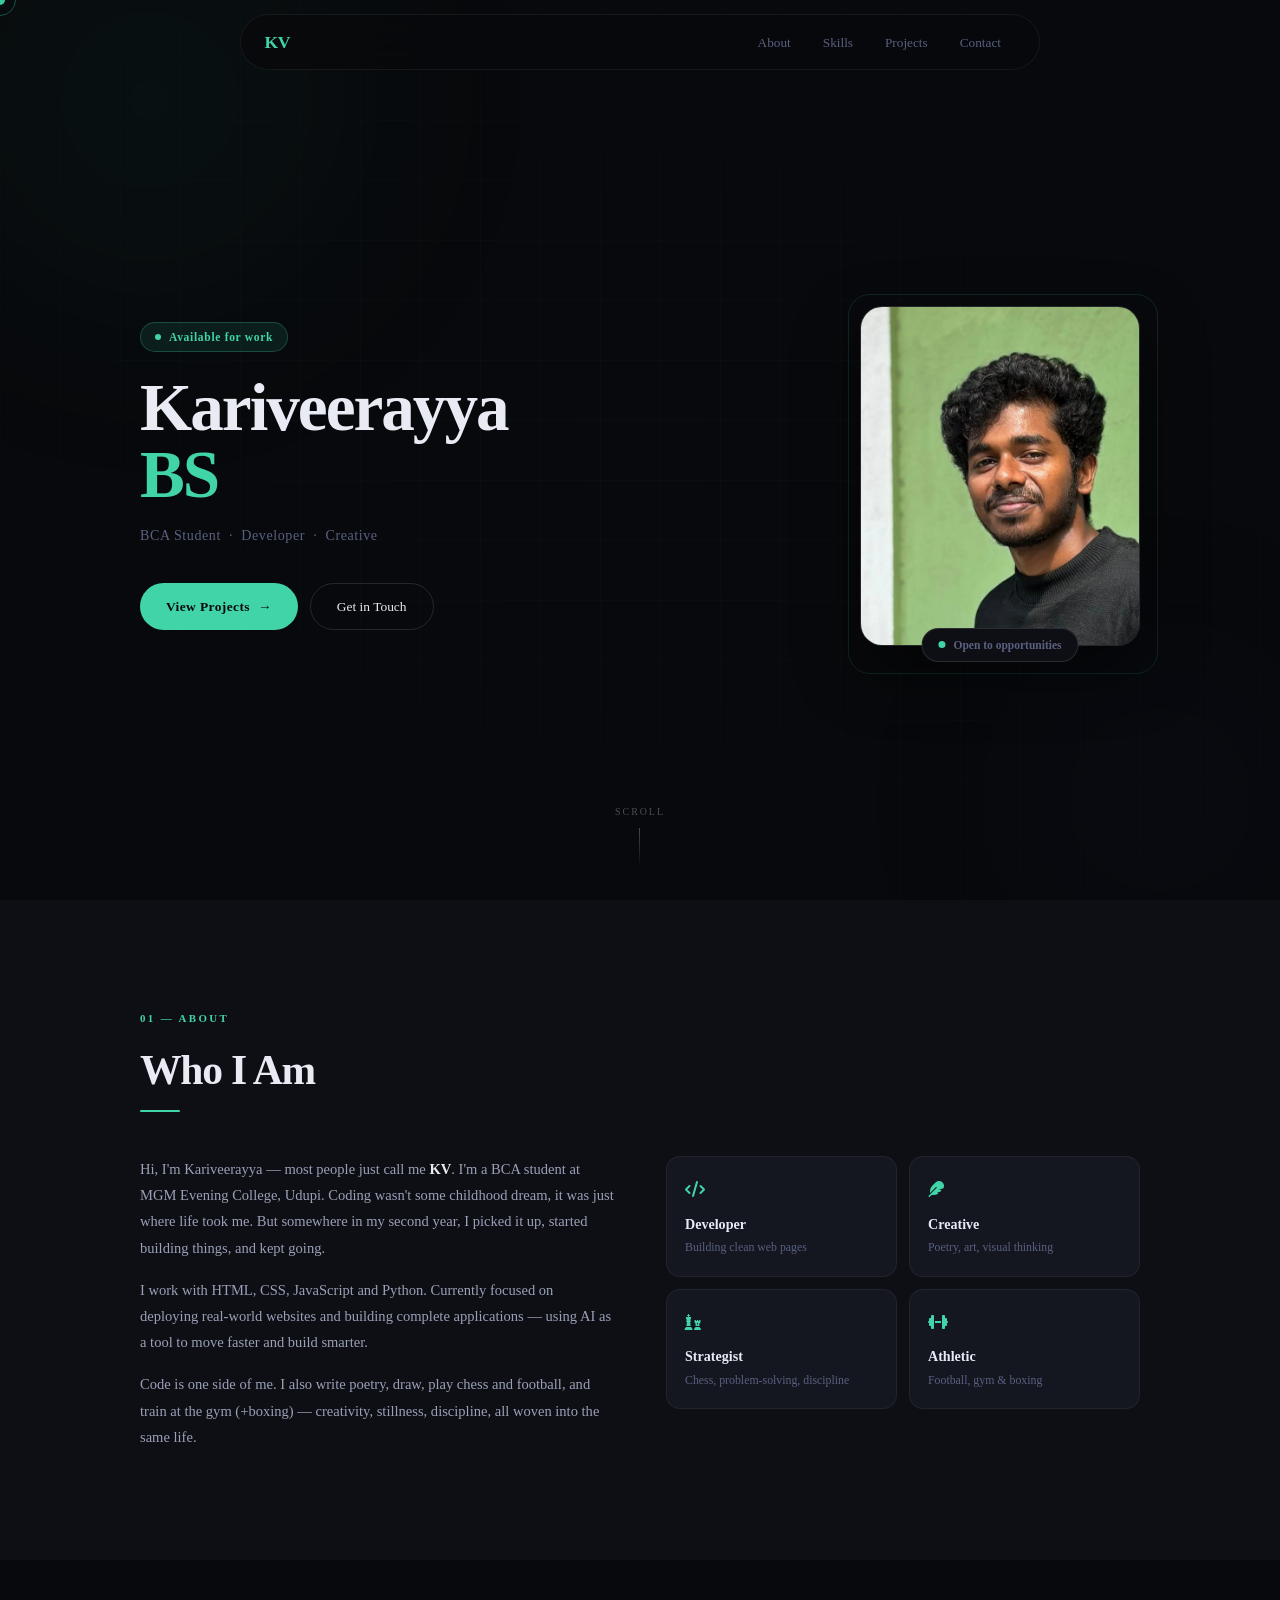
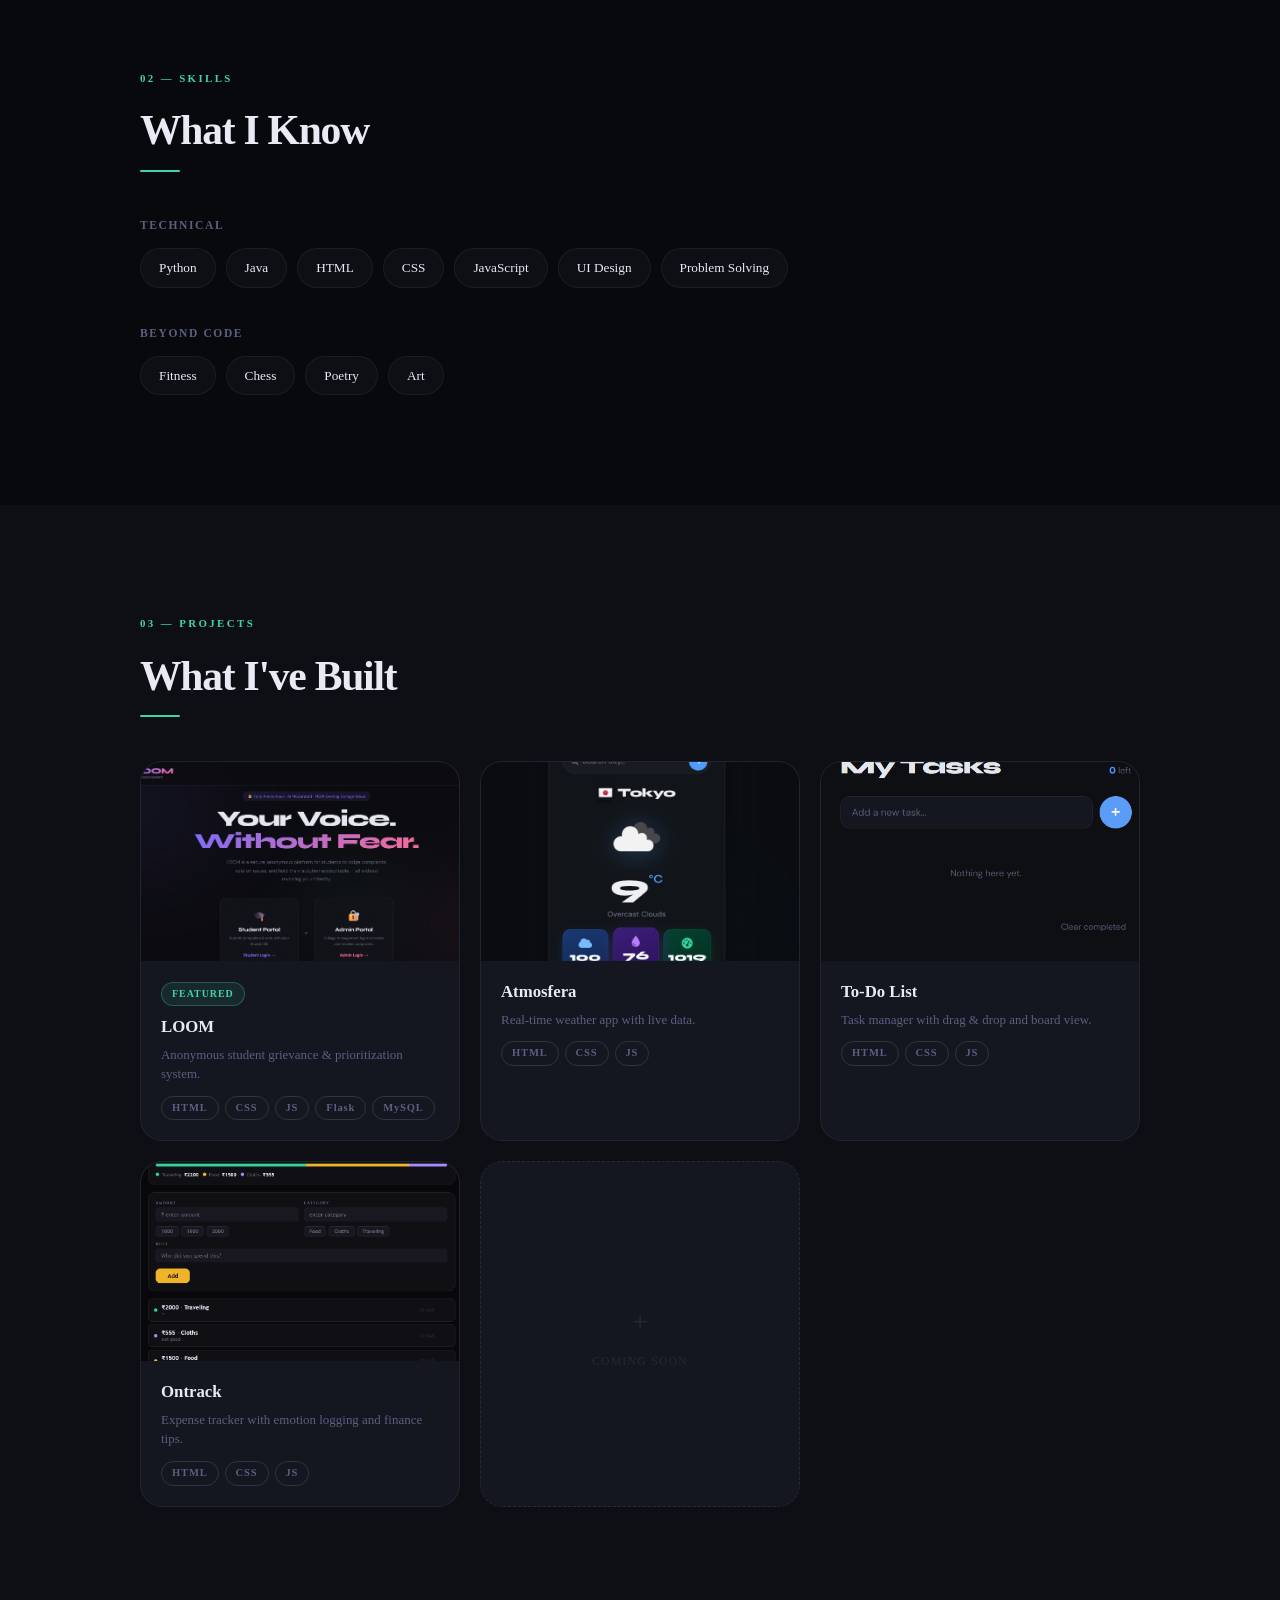
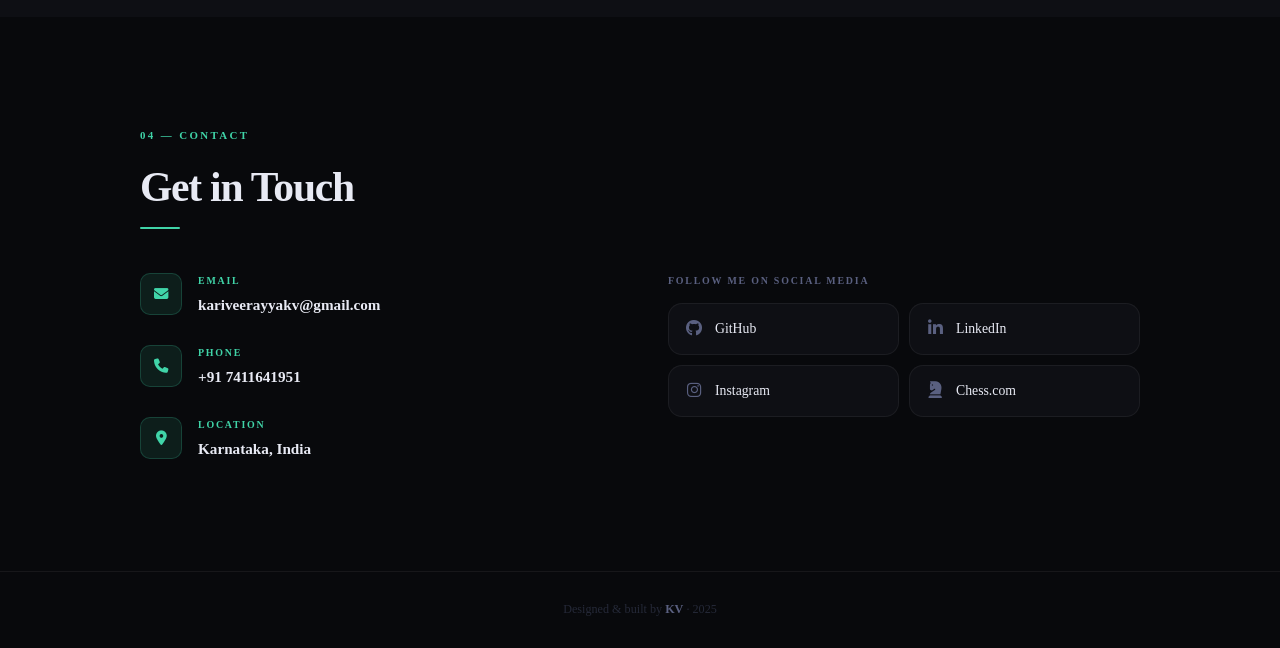
<file: index.html>
<!DOCTYPE html>
<html lang="en">
<head>
  <meta charset="UTF-8">
  <meta name="viewport" content="width=device-width, initial-scale=1.0">
  <title>KV — Portfolio</title>
  <link rel="stylesheet" href="portfolio.css">
  <link rel="stylesheet" href="https://cdnjs.cloudflare.com/ajax/libs/font-awesome/6.4.0/css/all.min.css">
</head>
<body>

  <div class="cursor" id="cursor"></div>
  <div class="cursor-trail" id="cursorTrail"></div>
  <div class="floaters" id="floaters"></div>

  <header class="navbar" id="navbar">
    <span class="logo">KV</span>
    <nav>
      <ul id="nav-links">
        <li><a href="#about">About</a></li>
        <li><a href="#skills">Skills</a></li>
        <li><a href="#projects">Projects</a></li>
        <li><a href="#contact">Contact</a></li>
      </ul>
    </nav>
    <button class="menu-btn" onclick="toggleMenu()" aria-label="Toggle menu">
      <span></span><span></span><span></span>
    </button>
  </header>

  <section class="hero">
    <div class="hero-bg">
      <div class="hero-grid"></div>
      <div class="blob blob-1"></div>
      <div class="blob blob-2"></div>
    </div>
    <div class="hero-content">
      <div class="hero-text">
        <div class="hero-badge">Available for work</div>
        <h1 class="hero-name">
          <span class="name-line">Kariveerayya</span>
          <span class="name-line accent-line">BS</span>
        </h1>
        <p class="hero-sub">BCA Student &nbsp;·&nbsp; Developer &nbsp;·&nbsp; Creative</p>
        <div class="hero-cta">
          <a href="#projects" class="btn-primary">View Projects <span class="btn-arrow">→</span></a>
          <a href="#contact" class="btn-ghost">Get in Touch</a>
        </div>
      </div>
      <div class="hero-image">
        <div class="img-ring"></div>
        <div class="img-wrap">
          <img src="Profile.jpeg" alt="KV">
        </div>
        <div class="img-tag">
          <span class="dot-pulse"></span>
          Open to opportunities
        </div>
      </div>
    </div>
    <div class="scroll-hint">
      <span>Scroll</span>
      <div class="scroll-line"></div>
    </div>
  </section>

  <section id="about">
    <div class="section-inner">
      <div class="section-label">01 — About</div>
      <h2 class="section-title">Who I Am</h2>
      <div class="about-grid">
        <div class="about-text">
          <p>Hi, I'm Kariveerayya — most people just call me <strong>KV</strong>. I'm a BCA student at MGM Evening College, Udupi. Coding wasn't some childhood dream, it was just where life took me. But somewhere in my second year, I picked it up, started building things, and kept going.</p>
          <p>I work with HTML, CSS, JavaScript and Python. Currently focused on deploying real-world websites and building complete applications — using AI as a tool to move faster and build smarter.</p>
          <p>Code is one side of me. I also write poetry, draw, play chess and football, and train at the gym (+boxing) — creativity, stillness, discipline, all woven into the same life.</p>
        </div>
        <div class="about-cards">
          <div class="about-card">
            <span class="card-icon"><i class="fa-solid fa-code"></i></span>
            <h4>Developer</h4>
            <p>Building clean web pages</p>
          </div>
          <div class="about-card">
            <span class="card-icon"><i class="fa-solid fa-feather"></i></span>
            <h4>Creative</h4>
            <p>Poetry, art, visual thinking</p>
          </div>
          <div class="about-card">
            <span class="card-icon"><i class="fa-solid fa-chess"></i></span>
            <h4>Strategist</h4>
            <p>Chess, problem-solving, discipline</p>
          </div>
          <div class="about-card">
            <span class="card-icon"><i class="fa-solid fa-dumbbell"></i></span>
            <h4>Athletic</h4>
            <p>Football, gym & boxing</p>
          </div>
        </div>
      </div>
    </div>
  </section>

  <section id="skills">
    <div class="section-inner">
      <div class="section-label">02 — Skills</div>
      <h2 class="section-title">What I Know</h2>
      <div class="skills-wrap">
        <div class="skills-group">
          <h3 class="skills-group-title">Technical</h3>
          <div class="skill-list">
            <div class="skill-pill">Python</div>
            <div class="skill-pill">Java</div>
            <div class="skill-pill">HTML</div>
            <div class="skill-pill">CSS</div>
            <div class="skill-pill">JavaScript</div>
            <div class="skill-pill">UI Design</div>
            <div class="skill-pill">Problem Solving</div>
          </div>
        </div>
        <div class="skills-group">
          <h3 class="skills-group-title">Beyond Code</h3>
          <div class="skill-list">
            <div class="skill-pill alt">Fitness</div>
            <div class="skill-pill alt">Chess</div>
            <div class="skill-pill alt">Poetry</div>
            <div class="skill-pill alt">Art</div>
          </div>
        </div>
      </div>
    </div>
  </section>

  <section id="projects">
    <div class="section-inner">
      <div class="section-label">03 — Projects</div>
      <h2 class="section-title">What I've Built</h2>
      <div class="project-grid">

        <div class="project-card">
          <a href="https://kariveerayyakv.github.io/Loom/" target="_blank" class="project-link">
            <div class="project-preview">
              <img src="loom.png" alt="LOOM">
              <div class="project-overlay"><span>View Project</span></div>
            </div>
            <div class="project-info">
              <div class="project-meta">
                <span class="project-badge featured">Featured</span>
              </div>
              <h3>LOOM</h3>
              <p>Anonymous student grievance & prioritization system.</p>
              <div class="project-tags"><span>HTML</span><span>CSS</span><span>JS</span><span>Flask</span><span>MySQL</span></div>
            </div>
          </a>
        </div>

        <div class="project-card">
          <a href="weather.html" class="project-link">
            <div class="project-preview">
              <img src="weather.png" alt="Atmosfera">
              <div class="project-overlay"><span>View Project</span></div>
            </div>
            <div class="project-info">
              <h3>Atmosfera</h3>
              <p>Real-time weather app with live data.</p>
              <div class="project-tags"><span>HTML</span><span>CSS</span><span>JS</span></div>
            </div>
          </a>
        </div>

        <div class="project-card">
          <a href="todolist.html" class="project-link">
            <div class="project-preview">
              <img src="todolist.png" alt="To-Do List">
              <div class="project-overlay"><span>View Project</span></div>
            </div>
            <div class="project-info">
              <h3>To-Do List</h3>
              <p>Task manager with drag & drop and board view.</p>
              <div class="project-tags"><span>HTML</span><span>CSS</span><span>JS</span></div>
            </div>
          </a>
        </div>

        <div class="project-card">
          <a href="ontrack.html" class="project-link">
            <div class="project-preview">
              <img src="Ontrack.png" alt="Ontrack">
              <div class="project-overlay"><span>View Project</span></div>
            </div>
            <div class="project-info">
              <h3>Ontrack</h3>
              <p>Expense tracker with emotion logging and finance tips.</p>
              <div class="project-tags"><span>HTML</span><span>CSS</span><span>JS</span></div>
            </div>
          </a>
        </div>

        <div class="project-card project-placeholder">
          <div class="placeholder-inner">
            <span>+</span>
            <p>Coming Soon</p>
          </div>
        </div>

      </div>
    </div>
  </section>

  <section id="contact">
    <div class="section-inner">
      <div class="section-label">04 — Contact</div>
      <h2 class="section-title">Get in Touch</h2>
      <div class="contact-layout">
        <div class="contact-details">
          <div class="contact-item">
            <div class="contact-icon"><i class="fa-solid fa-envelope"></i></div>
            <div>
              <span class="contact-label">EMAIL</span>
              <a href="mailto:kariveerayyakv@gmail.com" class="contact-value">kariveerayyakv@gmail.com</a>
            </div>
          </div>
          <div class="contact-item">
            <div class="contact-icon"><i class="fa-solid fa-phone"></i></div>
            <div>
              <span class="contact-label">PHONE</span>
              <a href="tel:+917411641951" class="contact-value">+91 7411641951</a>
            </div>
          </div>
          <div class="contact-item">
            <div class="contact-icon"><i class="fa-solid fa-location-dot"></i></div>
            <div>
              <span class="contact-label">LOCATION</span>
              <span class="contact-value">Karnataka, India</span>
            </div>
          </div>
        </div>
        <div class="social-section">
          <p class="social-label">Follow me on social media</p>
          <div class="social-grid">
            <a href="https://github.com/kariveerayyakv" class="social-card" target="_blank">
              <i class="fa-brands fa-github"></i><span>GitHub</span>
            </a>
            <a href="https://www.linkedin.com/in/kariveerayya-b-s-931800388" class="social-card" target="_blank">
              <i class="fa-brands fa-linkedin-in"></i><span>LinkedIn</span>
            </a>
            <a href="https://www.instagram.com/pieces_of_kariveerayya_51" class="social-card" target="_blank">
              <i class="fa-brands fa-instagram"></i><span>Instagram</span>
            </a>
            <a href="https://www.chess.com/member/kv_51" class="social-card" target="_blank">
            <i class="fa-solid fa-chess-knight"></i><span>Chess.com</span>
            </a>
          </div>
        </div>
      </div>
    </div>
  </section>

  <footer class="site-footer">
    <p>Designed & built by <strong>KV</strong> · 2025</p>
  </footer>

  <script src="portfolio.js"></script>
</body>
</html>
</file>
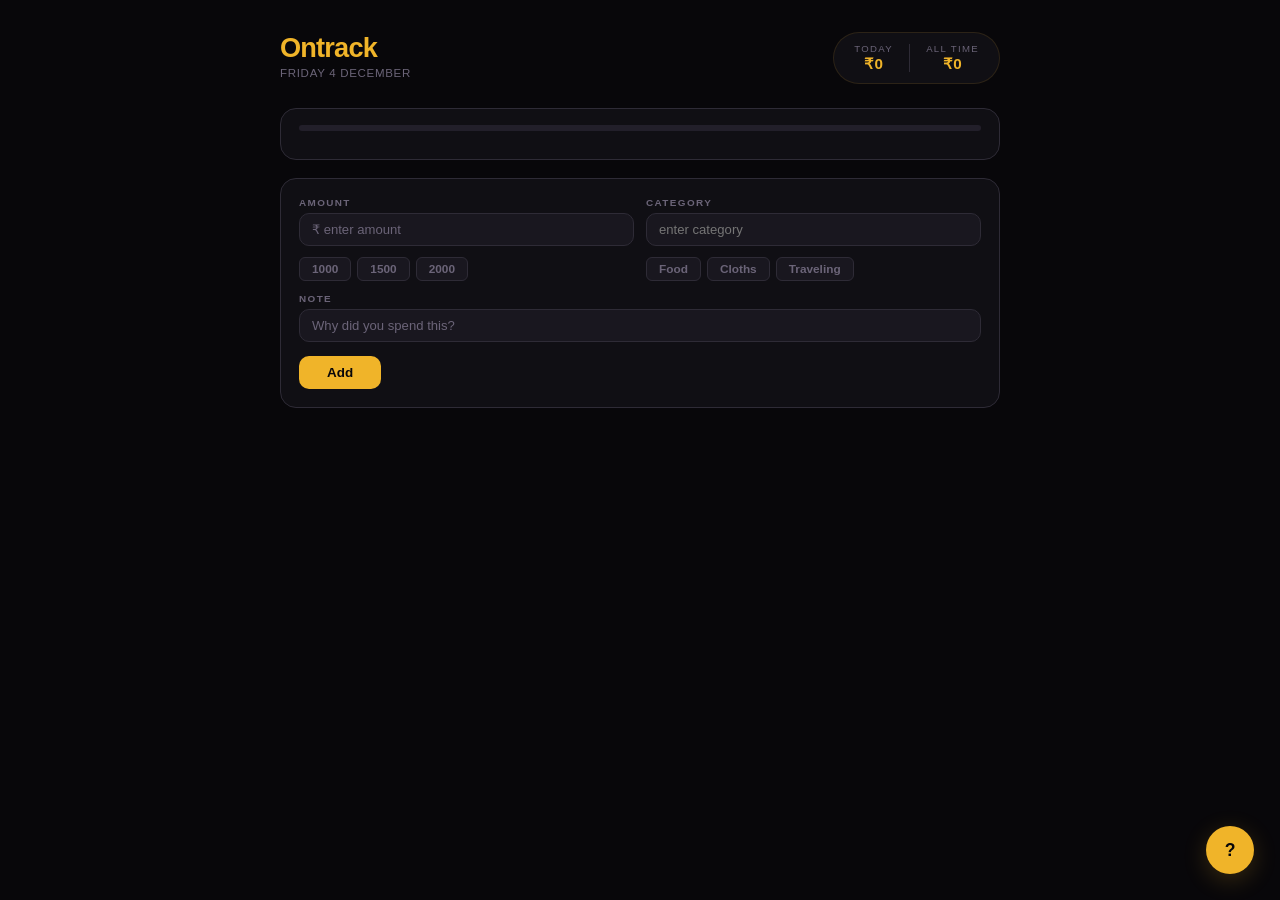
<file: ontrack.html>
<!DOCTYPE html>
<html lang="en">
<head>
    <meta charset="UTF-8">
    <meta name="viewport" content="width=device-width, initial-scale=1.0">
    <title>Ontrack</title>
    <link rel="stylesheet" href="ontrack.css">
    <script src="ontrack.js" defer></script>
</head>
<body>

<div class="header">
    <div>
        <h1>Ontrack</h1>
        <p id="date"></p>
    </div>
    <div class="totals">
        <div class="total-item">
            <span>Today</span>
            <strong id="todayTotal">₹0</strong>
        </div>
        <div class="divider"></div>
        <div class="total-item">
            <span>All time</span>
            <strong id="allTotal">₹0</strong>
        </div>
    </div>
</div>

<div class="summary" id="summary">
    <div class="summary-bar" id="summaryBar"></div>
    <div class="summary-legend" id="summaryLegend"></div>
</div>

<div class="form-card">
    <div class="form-row">
        <div class="field field-wide">
            <label>Amount</label>
            <input type="number" id="amount" placeholder="₹ enter amount" min="1">
            <div class="quick-picks">
                <button type="button" class="qp qp-amount" onclick="setAmount(1000)">1000</button>
                <button type="button" class="qp qp-amount" onclick="setAmount(1500)">1500</button>
                <button type="button" class="qp qp-amount" onclick="setAmount(2000)">2000</button>
            </div>
        </div>
        <div class="field field-wide">
            <label>Category</label>
            <input type="text" id="category" placeholder="enter category" autocomplete="off">
            <div class="quick-picks">
                <button type="button" class="qp qp-cat" onclick="setCat('Food')">Food</button>
                <button type="button" class="qp qp-cat" onclick="setCat('Cloths')">Cloths</button>
                <button type="button" class="qp qp-cat" onclick="setCat('Traveling')">Traveling</button>
                
            </div>
        </div>
        <div class="field field-note">
            <label>Note</label>
            <input type="text" id="note" placeholder="Why did you spend this?">
        </div>
    </div>
    <button id="addBtn">Add</button>
</div>

<ul id="list"></ul>

<button class="fab" id="fab">?</button>

<div class="faq-panel" id="faqPanel">
    <div class="faq-top">
        <span>Finance Tips</span>
        <button id="faqClose">✕</button>
    </div>
    <div class="faq-body">
        <a class="faq-link" href="https://www.investopedia.com/articles/personal-finance/101014/50-30-20-budget-rule.asp" target="_blank">
            <span class="faq-icon">◈</span>
            <span>The 50/30/20 budgeting rule</span>
        </a>
        <a class="faq-link" href="https://www.investopedia.com/terms/i/impulse-buying.asp" target="_blank">
            <span class="faq-icon">◈</span>
            <span>How to stop impulse spending</span>
        </a>
        <a class="faq-link" href="https://www.nerdwallet.com/article/finance/how-to-save-money" target="_blank">
            <span class="faq-icon">◈</span>
            <span>Practical ways to save money</span>
        </a>
        <a class="faq-link" href="https://www.investopedia.com/terms/e/emergency-fund.asp" target="_blank">
            <span class="faq-icon">◈</span>
            <span>Why you need an emergency fund</span>
        </a>
        <a class="faq-link" href="https://www.moneycontrol.com/personal-finance/savings/how-to-track-your-daily-expenses-and-why-it-matters-12067301.html" target="_blank">
            <span class="faq-icon">◈</span>
            <span>Why tracking expenses matters</span>
        </a>
        <a class="faq-link" href="https://www.investopedia.com/terms/e/envelope-budgeting.asp" target="_blank">
            <span class="faq-icon">◈</span>
            <span>Envelope budgeting method</span>
        </a>
        <a class="faq-link" href="https://cleartax.in/s/how-to-reduce-monthly-expenses" target="_blank">
            <span class="faq-icon">◈</span>
            <span>Reducing monthly expenses (India)</span>
        </a>
    </div>
</div>

</body>
</html>
</file>
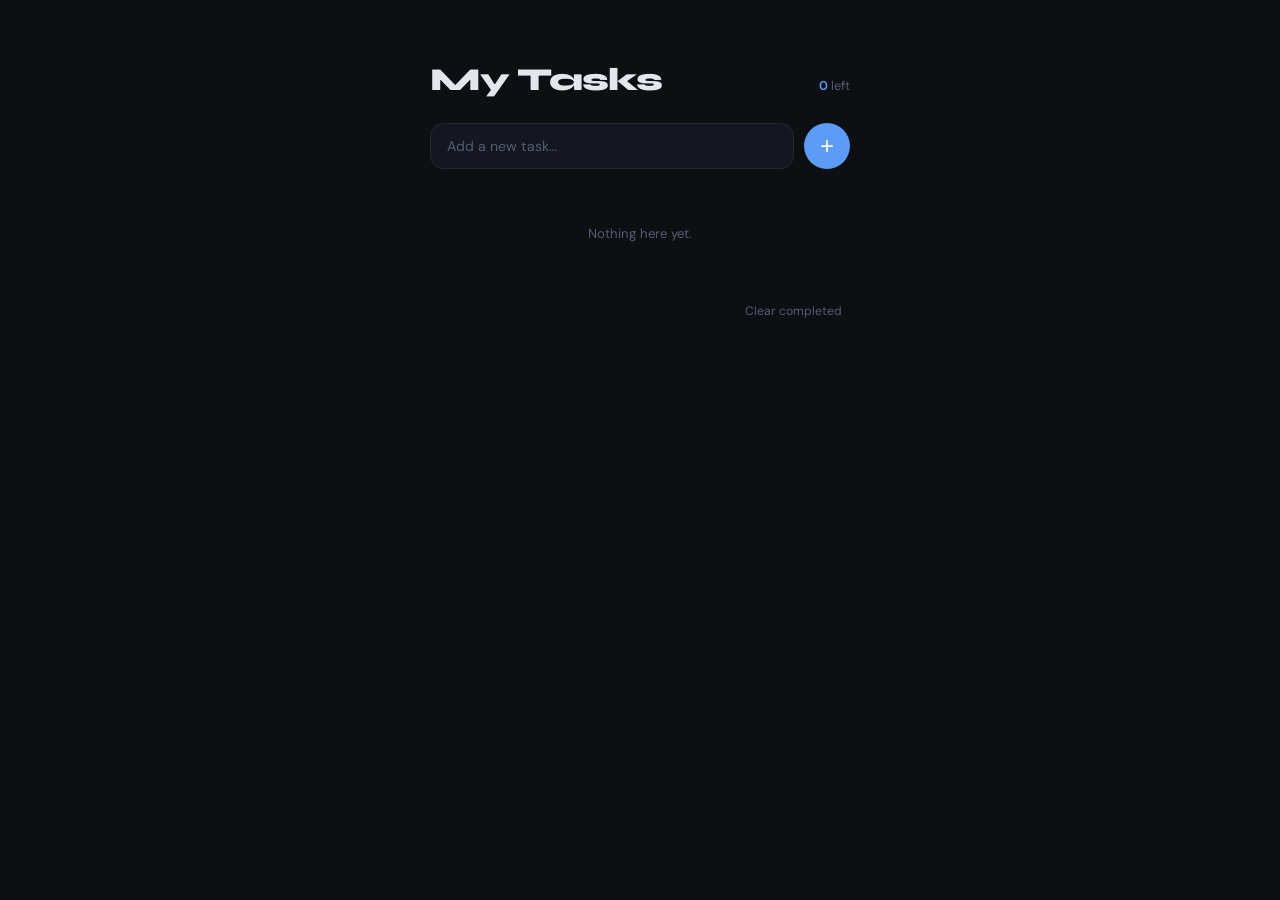
<file: todolist.html>
<!DOCTYPE html>
<html lang="en">
<head>
  <meta charset="UTF-8">
  <meta name="viewport" content="width=device-width, initial-scale=1.0">
  <title>To-Do List</title>
  <link rel="stylesheet" href="todolist.css">
  <link rel="preconnect" href="https://fonts.googleapis.com">
  <link rel="preconnect" href="https://fonts.gstatic.com" crossorigin>
  <link href="https://fonts.googleapis.com/css2?family=Syne:wght@700;800&family=DM+Sans:wght@300;400;500&display=swap" rel="stylesheet">
</head>
<body>
  <div class="container">
    <header>
      <h1>My Tasks</h1>
      <span class="count"><span id="remaining">0</span> left</span>
    </header>

    <div class="input-section">
      <input type="text" id="taskInput" placeholder="Add a new task…" autocomplete="off">
      <button id="addBtn" aria-label="Add task">+</button>
    </div>

    <ul id="taskList"></ul>

    <div class="empty-state" id="emptyState">Nothing here yet.</div>

    <footer>
      <button id="clearCompleted">Clear completed</button>
    </footer>
  </div>
  <script src="todolist.js"></script>
</body>
</html>
</file>
<file: portfolio.css>
*, *::before, *::after { margin: 0; padding: 0; box-sizing: border-box; }

:root {
  --bg:         #08090c;
  --s1:         #0e0f14;
  --s2:         #141620;
  --s3:         #1c1f2e;
  --border:     rgba(255,255,255,0.06);
  --border-hi:  rgba(255,255,255,0.12);
  --text:       #e8eaf4;
  --muted:      #5a6080;
  --faint:      #252938;
  --accent:     #40d4a8;
  --accent-dim: rgba(64,212,168,0.1);
  --accent-glo: rgba(64,212,168,0.2);
  --r:          14px;
  --rl:         22px;
  --nav-h:      72px;
  --ease:       cubic-bezier(.4,0,.2,1);
  --font-d:     Palatino, 'Palatino Linotype', 'Book Antiqua', serif;
  --font-b:     Palatino, 'Palatino Linotype', 'Book Antiqua', serif;
}

html { scroll-behavior: smooth; }

body {
  background: var(--bg);
  color: var(--text);
  font-family: var(--font-b);
  line-height: 1.6;
  overflow-x: hidden;
  cursor: none;
}

.cursor {
  position: fixed;
  width: 10px; height: 10px;
  background: var(--accent);
  border-radius: 50%;
  pointer-events: none;
  z-index: 9999;
  transform: translate(-50%,-50%);
  transition: width .15s, height .15s, background .15s;
  mix-blend-mode: difference;
}

.cursor-trail {
  position: fixed;
  width: 32px; height: 32px;
  border: 1px solid rgba(64,212,168,0.35);
  border-radius: 50%;
  pointer-events: none;
  z-index: 9998;
  transform: translate(-50%,-50%);
  transition: left .1s var(--ease), top .1s var(--ease);
}

body:hover .cursor { opacity: 1; }

.navbar {
  position: fixed;
  top: 14px; left: 50%;
  transform: translateX(-50%);
  width: 92%; max-width: 800px;
  display: flex; align-items: center; justify-content: space-between;
  padding: 13px 24px;
  background: rgba(8,9,12,0.8);
  border: 1px solid var(--border);
  border-radius: 50px;
  backdrop-filter: blur(20px);
  z-index: 500;
  transition: box-shadow .3s;
}

.navbar.scrolled {
  box-shadow: 0 8px 40px rgba(0,0,0,0.4);
  border-color: var(--border-hi);
}

.logo {
  font-family: var(--font-d);
  font-size: 1.1rem;
  font-weight: 800;
  color: var(--accent);
  letter-spacing: -0.02em;
}

#nav-links { display: flex; gap: 4px; list-style: none; }

#nav-links a {
  color: var(--muted);
  text-decoration: none;
  font-size: 0.83rem;
  font-weight: 500;
  padding: 6px 14px;
  border-radius: 50px;
  transition: color .2s, background .2s;
}

#nav-links a:hover { color: var(--text); background: var(--s2); }

.menu-btn {
  display: none;
  flex-direction: column;
  gap: 5px;
  background: none; border: none;
  cursor: pointer; padding: 4px;
}

.menu-btn span {
  display: block; width: 22px; height: 2px;
  background: var(--text); border-radius: 2px;
  transition: all .25s var(--ease);
}

.hero {
  min-height: 100vh;
  display: flex; flex-direction: column;
  justify-content: center;
  padding: calc(var(--nav-h) + 40px) 8% 60px;
  position: relative; overflow: hidden;
}

.hero-bg {
  position: absolute; inset: 0;
  pointer-events: none; z-index: 0;
}

.hero-grid {
  position: absolute; inset: 0;
  background-image:
    linear-gradient(rgba(64,212,168,0.03) 1px, transparent 1px),
    linear-gradient(90deg, rgba(64,212,168,0.03) 1px, transparent 1px);
  background-size: 60px 60px;
  mask-image: radial-gradient(ellipse 80% 80% at 50% 50%, black, transparent);
}

.blob {
  position: absolute;
  border-radius: 50%;
  filter: blur(100px);
  opacity: 0.12;
  animation: blobDrift 18s ease-in-out infinite alternate;
}

.blob-1 {
  width: 600px; height: 600px;
  background: radial-gradient(circle, #1a6b52, transparent 70%);
  top: -200px; left: -150px;
}

.blob-2 {
  width: 400px; height: 400px;
  background: radial-gradient(circle, #1a3060, transparent 70%);
  bottom: -100px; right: -80px;
  animation-duration: 22s; animation-delay: -8s;
}


.floaters {
  position: fixed;
  inset: 0;
  pointer-events: none;
  z-index: 0;
  overflow: hidden;
}

.floater {
  position: absolute;
  opacity: 0;
  font-size: 1.4rem;
  color: rgba(64,212,168,0.25);
  animation: floatUp var(--dur, 18s) var(--delay, 0s) ease-in-out infinite;
  user-select: none;
  filter: blur(0.4px);
}

@keyframes floatUp {
  0%   { opacity: 0;    transform: translateY(100vh) rotate(var(--rot0, 0deg)) scale(0.8); }
  10%  { opacity: 1; }
  90%  { opacity: 0.6; }
  100% { opacity: 0;    transform: translateY(-120px) rotate(var(--rot1, 20deg)) scale(1.1); }
}

@keyframes blobDrift {
  from { transform: translate(0,0) scale(1); }
  to   { transform: translate(40px,30px) scale(1.12); }
}

.hero-content {
  position: relative; z-index: 1;
  display: flex; align-items: center;
  justify-content: space-between;
  gap: 48px; max-width: 1000px;
  margin: 0 auto; width: 100%;
}

.hero-text { flex: 1; animation: fadeUp .8s var(--ease) both; }

.hero-badge {
  display: inline-flex; align-items: center; gap: 8px;
  background: var(--accent-dim);
  border: 1px solid rgba(64,212,168,0.25);
  border-radius: 50px;
  padding: 5px 14px;
  font-size: 0.72rem; font-weight: 600;
  color: var(--accent);
  letter-spacing: 0.06em;
  margin-bottom: 22px;
}

.hero-badge::before {
  content: '';
  width: 6px; height: 6px;
  background: var(--accent);
  border-radius: 50%;
  animation: pulse 2s ease-in-out infinite;
}

@keyframes pulse {
  0%,100% { opacity: 1; transform: scale(1); }
  50%      { opacity: .4; transform: scale(.7); }
}

.hero-name {
  font-family: var(--font-d);
  font-size: clamp(2.4rem, 5.5vw, 4.2rem);
  font-weight: 800;
  line-height: 1.0;
  letter-spacing: -0.03em;
  color: var(--text);
  margin-bottom: 16px;
}

.name-line { display: block; }
.accent-line { color: var(--accent); }

.hero-sub {
  font-size: 0.88rem;
  color: var(--muted);
  margin-bottom: 36px;
  letter-spacing: 0.04em;
}

.hero-cta { display: flex; gap: 12px; flex-wrap: wrap; }

.btn-primary {
  display: inline-flex; align-items: center; gap: 8px;
  background: var(--accent);
  color: #08090c;
  padding: 12px 26px;
  border-radius: 50px;
  font-family: var(--font-d);
  font-size: 0.84rem; font-weight: 700;
  text-decoration: none;
  letter-spacing: 0.03em;
  transition: transform .2s, box-shadow .2s;
  position: relative; overflow: hidden;
}

.btn-primary::after {
  content: '';
  position: absolute; inset: 0;
  background: white;
  opacity: 0;
  transition: opacity .2s;
}

.btn-primary:hover { transform: translateY(-2px); box-shadow: 0 10px 30px var(--accent-glo); }
.btn-primary:hover::after { opacity: 0.06; }
.btn-arrow { transition: transform .2s; }
.btn-primary:hover .btn-arrow { transform: translateX(4px); }

.btn-ghost {
  background: transparent; color: var(--text);
  padding: 12px 26px;
  border-radius: 50px;
  border: 1px solid var(--border-hi);
  font-size: 0.84rem; font-weight: 500;
  text-decoration: none;
  transition: border-color .2s, background .2s, color .2s;
}

.btn-ghost:hover {
  border-color: var(--accent);
  background: var(--accent-dim);
  color: var(--accent);
}

.hero-image {
  flex-shrink: 0; position: relative;
  animation: fadeUp .8s var(--ease) .2s both;
}

.img-ring {
  position: absolute;
  width: 310px; height: 380px;
  border: 1px solid rgba(64,212,168,0.15);
  border-radius: var(--rl);
  top: -12px; left: -12px;
  animation: float 5s ease-in-out infinite;
  z-index: 0;
}

.img-wrap {
  position: relative; z-index: 1;
  width: 280px; height: 340px;
  border-radius: var(--rl);
  overflow: hidden;
  border: 1px solid var(--border-hi);
  box-shadow: 0 24px 60px rgba(0,0,0,0.5);
  animation: float 5s ease-in-out infinite;
}

.img-wrap img { width: 100%; height: 100%; object-fit: cover; }

.img-tag {
  position: absolute; z-index: 2;
  bottom: -16px; left: 50%;
  transform: translateX(-50%);
  background: var(--s1);
  border: 1px solid var(--border-hi);
  border-radius: 50px;
  padding: 7px 16px;
  font-size: 0.72rem; font-weight: 600;
  color: var(--muted);
  white-space: nowrap;
  display: flex; align-items: center; gap: 8px;
}

.dot-pulse {
  width: 7px; height: 7px;
  background: var(--accent);
  border-radius: 50%;
  animation: pulse 2s ease-in-out infinite;
}

@keyframes float {
  0%,100% { transform: translateY(0); }
  50%      { transform: translateY(-10px); }
}

.scroll-hint {
  position: absolute; bottom: 32px; left: 50%;
  transform: translateX(-50%);
  display: flex; flex-direction: column;
  align-items: center; gap: 8px; opacity: 0.3;
  z-index: 1;
}

.scroll-hint span { font-size: 0.62rem; letter-spacing: .2em; text-transform: uppercase; }

.scroll-line {
  width: 1px; height: 40px;
  background: linear-gradient(to bottom, var(--text), transparent);
  animation: scrollPulse 2s ease-in-out infinite;
}

@keyframes scrollPulse {
  0%,100% { opacity: .3; transform: scaleY(1); }
  50%      { opacity: .8; transform: scaleY(1.2); }
}

section { padding: 110px 8%; scroll-margin-top: 100px; }

.section-inner { max-width: 1000px; margin: 0 auto; }

.section-label {
  font-size: 0.68rem; font-weight: 700;
  letter-spacing: 0.22em; text-transform: uppercase;
  color: var(--accent); margin-bottom: 10px;
}

.section-title {
  font-family: var(--font-d);
  font-size: clamp(1.6rem, 3.5vw, 2.6rem);
  font-weight: 800; letter-spacing: -0.03em;
  color: var(--text); margin-bottom: 52px;
  position: relative; display: inline-block;
}

.section-title::after {
  content: '';
  position: absolute;
  bottom: -8px; left: 0;
  width: 40px; height: 2px;
  background: var(--accent);
  border-radius: 2px;
}

#about { background: var(--s1); }

.about-grid {
  display: grid; grid-template-columns: 1fr 1fr;
  gap: 52px; align-items: start;
}

.about-text p {
  color: #9aa0b8; margin-bottom: 16px;
  font-size: 0.91rem; line-height: 1.8;
}

.about-text p strong { color: var(--text); }
.about-text p:last-child { margin-bottom: 0; }

.about-cards { display: grid; grid-template-columns: 1fr 1fr; gap: 12px; }

.about-card {
  background: var(--s2); border: 1px solid var(--border);
  border-radius: var(--r); padding: 20px 18px;
  transition: border-color .2s, transform .2s var(--ease), box-shadow .2s;
}

.about-card:hover {
  border-color: rgba(64,212,168,0.25);
  transform: translateY(-4px);
  box-shadow: 0 12px 30px rgba(0,0,0,0.3);
}

.card-icon {
  display: block; color: var(--accent);
  font-size: 1rem; margin-bottom: 10px;
}

.about-card h4 {
  font-family: var(--font-d); font-size: 0.88rem;
  font-weight: 700; color: var(--text); margin-bottom: 4px;
}

.about-card p { font-size: 0.74rem; color: var(--muted); line-height: 1.4; }

.skills-wrap { display: flex; flex-direction: column; gap: 36px; }

.skills-group-title {
  font-family: var(--font-d); font-size: 0.72rem;
  font-weight: 700; letter-spacing: .14em;
  text-transform: uppercase; color: var(--muted);
  margin-bottom: 14px;
}

.skill-list { display: flex; flex-wrap: wrap; gap: 10px; }

.skill-pill {
  padding: 8px 18px;
  background: var(--s1); border: 1px solid var(--border);
  border-radius: 50px; font-size: 0.83rem;
  color: var(--text); cursor: default;
  transition: all .2s var(--ease);
}

.skill-pill:hover {
  border-color: var(--accent);
  background: var(--accent-dim);
  color: var(--accent);
  transform: translateY(-2px);
}

.skill-pill.alt:hover {
  border-color: var(--border-hi);
  background: rgba(255,255,255,0.04);
  color: var(--text);
}

#projects { background: var(--s1); }

.project-grid {
  display: grid;
  grid-template-columns: repeat(auto-fill, minmax(290px, 1fr));
  gap: 20px;
}

.project-card {
  background: var(--s2); border: 1px solid var(--border);
  border-radius: var(--rl); overflow: hidden;
  transition: transform .25s var(--ease), box-shadow .25s, border-color .25s;
}

.project-card:hover {
  transform: translateY(-6px);
  box-shadow: 0 20px 50px rgba(0,0,0,0.4);
  border-color: var(--border-hi);
}

.project-link { display: block; text-decoration: none; color: inherit; }

.project-preview { position: relative; aspect-ratio: 16/10; overflow: hidden; }

.project-preview img {
  width: 100%; height: 100%; object-fit: cover;
  display: block; transition: transform .4s var(--ease);
}

.project-card:hover .project-preview img { transform: scale(1.06); }

.project-overlay {
  position: absolute; inset: 0;
  background: rgba(64,212,168,0.12);
  display: flex; align-items: center; justify-content: center;
  opacity: 0; transition: opacity .25s;
}

.project-card:hover .project-overlay { opacity: 1; }

.project-overlay span {
  background: var(--accent); color: #08090c;
  font-family: var(--font-d); font-size: 0.76rem;
  font-weight: 800; letter-spacing: .1em;
  text-transform: uppercase; padding: 9px 20px;
  border-radius: 50px;
}

.project-info { padding: 18px 20px 20px; }

.project-meta { margin-bottom: 8px; }

.project-badge {
  display: inline-block;
  font-size: 0.62rem; font-weight: 700;
  letter-spacing: .1em; text-transform: uppercase;
  padding: 3px 10px; border-radius: 50px;
}

.project-badge.featured {
  background: var(--accent-dim);
  border: 1px solid rgba(64,212,168,0.3);
  color: var(--accent);
}

.project-info h3 {
  font-family: var(--font-d); font-size: 1.05rem;
  font-weight: 800; color: var(--text); margin-bottom: 4px;
}

.project-info p {
  font-size: 0.81rem; color: var(--muted);
  margin-bottom: 12px; line-height: 1.5;
}

.project-tags { display: flex; gap: 6px; flex-wrap: wrap; }

.project-tags span {
  font-size: 0.66rem; font-weight: 600;
  letter-spacing: .08em; padding: 3px 10px;
  border-radius: 50px; border: 1px solid var(--border-hi);
  color: var(--muted);
}

.project-placeholder {
  border-style: dashed; border-color: var(--faint);
  display: flex; align-items: center;
  justify-content: center; min-height: 220px;
}

.placeholder-inner { text-align: center; color: var(--faint); }

.placeholder-inner span {
  display: block; font-size: 1.8rem; margin-bottom: 8px;
}

.placeholder-inner p {
  font-size: 0.72rem; letter-spacing: .12em; text-transform: uppercase;
}

.contact-layout {
  display: grid; grid-template-columns: 1fr 1fr;
  gap: 56px; align-items: start;
}

.contact-details { display: flex; flex-direction: column; gap: 28px; }

.contact-item { display: flex; align-items: flex-start; gap: 16px; }

.contact-icon {
  width: 42px; height: 42px;
  background: var(--accent-dim);
  border: 1px solid rgba(64,212,168,0.2);
  border-radius: 10px;
  display: flex; align-items: center; justify-content: center;
  color: var(--accent); font-size: 0.9rem; flex-shrink: 0;
  transition: transform .2s, box-shadow .2s;
}

.contact-item:hover .contact-icon {
  transform: scale(1.08);
  box-shadow: 0 6px 20px var(--accent-glo);
}

.contact-label {
  display: block; font-size: 0.62rem; font-weight: 700;
  letter-spacing: .18em; text-transform: uppercase;
  color: var(--accent); margin-bottom: 4px;
}

.contact-value {
  display: block; font-family: var(--font-d);
  font-size: 0.95rem; font-weight: 700;
  color: var(--text); text-decoration: none;
  transition: color .2s;
}

a.contact-value:hover { color: var(--accent); }

.social-label {
  font-size: 0.62rem; font-weight: 700;
  letter-spacing: .18em; text-transform: uppercase;
  color: var(--muted); margin-bottom: 14px;
}

.social-grid { display: grid; grid-template-columns: 1fr 1fr; gap: 10px; }

.social-card {
  display: flex; align-items: center; gap: 12px;
  padding: 14px 16px;
  background: var(--s1); border: 1px solid var(--border);
  border-radius: var(--r); color: var(--text);
  text-decoration: none; font-size: 0.86rem; font-weight: 500;
  transition: border-color .2s, background .2s, transform .2s var(--ease), color .2s;
}

.social-card i {
  font-size: 1.05rem; color: var(--muted);
  width: 18px; text-align: center; transition: color .2s;
}

.social-card:hover {
  border-color: rgba(64,212,168,0.3);
  background: var(--accent-dim);
  color: var(--accent);
  transform: translateY(-2px);
}

.social-card:hover i { color: var(--accent); }

.site-footer {
  text-align: center; padding: 28px;
  border-top: 1px solid var(--border);
  font-size: 0.76rem; color: var(--faint);
}

.site-footer strong { color: var(--muted); }

@keyframes fadeUp {
  from { opacity: 0; transform: translateY(22px); }
  to   { opacity: 1; transform: translateY(0); }
}

.reveal {
  opacity: 0; transform: translateY(18px);
  transition: opacity .55s var(--ease), transform .55s var(--ease);
}

.reveal.visible { opacity: 1; transform: translateY(0); }

@media (max-width: 768px) {
  body { cursor: auto; }
  .cursor, .cursor-trail { display: none; }
  #nav-links {
    display: none; flex-direction: column;
    position: absolute; top: 74px; left: 0; right: 0;
    background: rgba(8,9,12,0.97);
    border: 1px solid var(--border);
    border-radius: var(--rl);
    padding: 12px; margin: 0 16px;
  }
  #nav-links.open { display: flex; }
  #nav-links li a { display: block; padding: 12px 16px; border-radius: 10px; }
  .menu-btn { display: flex; }
  .hero { padding: calc(var(--nav-h) + 24px) 6% 50px; }
  .hero-content { flex-direction: column-reverse; align-items: center; text-align: center; gap: 40px; }
  .hero-cta { justify-content: center; }
  .img-wrap { width: 220px; height: 270px; }
  .img-ring { width: 248px; height: 298px; }
  .about-grid { grid-template-columns: 1fr; gap: 36px; }
  .contact-layout { grid-template-columns: 1fr; gap: 36px; }
  .project-grid { grid-template-columns: 1fr; }
  section { padding: 80px 6%; }
}

@media (max-width: 480px) {
  .about-cards { grid-template-columns: 1fr; }
  .social-grid { grid-template-columns: 1fr; }
  .hero-name { font-size: 2.2rem; }
  .section-title { font-size: 1.6rem; }
}
</file>
<file: ontrack.css>
*, *::before, *::after { margin: 0; padding: 0; box-sizing: border-box; }

:root {
    --bg:       #08070a;
    --s1:       #100f14;
    --s2:       #19171f;
    --s3:       #221f2a;
    --gold:     #f0b429;
    --gold-d:   rgba(240,180,41,0.12);
    --gold-g:   rgba(240,180,41,0.2);
    --text:     #ede8f5;
    --muted:    #6b6478;
    --faint:    #2e2b36;
    --danger:   #e05c5c;
    --danger-d: rgba(224,92,92,0.1);
    --r:        10px;
    --rl:       16px;
    --ease:     cubic-bezier(.4,0,.2,1);

    --c-food:      #f0b429;
    --c-cloths:    #a78bfa;
    --c-traveling: #34d399;
    --c-other:     #60a5fa;
}

html { scroll-behavior: smooth; }

body {
    font-family: 'Trebuchet MS', sans-serif;
    background: var(--bg);
    color: var(--text);
    min-height: 100vh;
    padding: 32px 20px 120px;
    max-width: 760px;
    margin: 0 auto;
}

.header {
    display: flex;
    align-items: flex-start;
    justify-content: space-between;
    gap: 16px;
    margin-bottom: 24px;
    flex-wrap: wrap;
}

h1 {
    font-size: 1.7rem;
    font-weight: 800;
    color: var(--gold);
    letter-spacing: -0.03em;
    margin-bottom: 3px;
}

#date {
    font-size: 0.72rem;
    color: var(--muted);
    letter-spacing: 0.06em;
    text-transform: uppercase;
}

.totals {
    display: flex;
    align-items: center;
    gap: 16px;
    background: var(--s1);
    border: 1px solid rgba(240,180,41,0.12);
    border-radius: 50px;
    padding: 10px 20px;
}

.total-item {
    display: flex;
    flex-direction: column;
    align-items: center;
    gap: 1px;
}

.total-item span {
    font-size: 0.6rem;
    letter-spacing: 0.14em;
    text-transform: uppercase;
    color: var(--muted);
}

.total-item strong {
    font-size: 0.95rem;
    font-weight: 800;
    color: var(--gold);
}

.divider {
    width: 1px;
    height: 28px;
    background: var(--faint);
}

.summary {
    background: var(--s1);
    border: 1px solid var(--faint);
    border-radius: var(--rl);
    padding: 16px 18px;
    margin-bottom: 18px;
}

.summary-bar {
    height: 6px;
    border-radius: 4px;
    background: var(--s3);
    overflow: hidden;
    display: flex;
    margin-bottom: 12px;
}

.bar-seg {
    height: 100%;
    transition: width 0.5s var(--ease);
}

.summary-legend {
    display: flex;
    flex-wrap: wrap;
    gap: 10px;
}

.legend-item {
    display: flex;
    align-items: center;
    gap: 6px;
    font-size: 0.72rem;
    color: var(--muted);
}

.legend-dot {
    width: 8px;
    height: 8px;
    border-radius: 50%;
    flex-shrink: 0;
}

.legend-item strong {
    color: var(--text);
    font-weight: 600;
}

.form-card {
    background: var(--s1);
    border: 1px solid var(--faint);
    border-radius: var(--rl);
    padding: 18px;
    margin-bottom: 18px;
}

.form-row {
    display: grid;
    grid-template-columns: 1fr 1fr;
    gap: 12px;
    margin-bottom: 14px;
}

.field {
    display: flex;
    flex-direction: column;
    gap: 5px;
}

label {
    font-size: 0.62rem;
    font-weight: 700;
    letter-spacing: 0.14em;
    text-transform: uppercase;
    color: var(--muted);
}

select, input[type="number"], input[type="text"] {
    background: var(--s2);
    border: 1px solid var(--faint);
    border-radius: var(--r);
    color: var(--text);
    padding: 8px 12px;
    font-size: 0.82rem;
    font-family: inherit;
    outline: none;
    width: 100%;
    transition: border-color .2s, box-shadow .2s;
    caret-color: var(--gold);
}

select {
    appearance: none;
    background-image: url("data:image/svg+xml,%3Csvg xmlns='http://www.w3.org/2000/svg' width='10' height='6' viewBox='0 0 10 6'%3E%3Cpath d='M1 1l4 4 4-4' stroke='%23f0b429' stroke-width='1.5' fill='none' stroke-linecap='round'/%3E%3C/svg%3E");
    background-repeat: no-repeat;
    background-position: right 10px center;
    padding-right: 28px;
    cursor: pointer;
}

select option { background: #19171f; }

select:focus, input[type="number"]:focus, input[type="text"]:focus {
    border-color: rgba(240,180,41,0.3);
    box-shadow: 0 0 0 3px var(--gold-d);
}

input[type="number"]::placeholder { color: var(--muted); }

#addBtn {
    background: var(--gold);
    color: #08070a;
    border: none;
    border-radius: var(--r);
    padding: 9px 28px;
    font-size: 0.84rem;
    font-weight: 700;
    font-family: inherit;
    cursor: pointer;
    transition: transform .15s var(--ease), box-shadow .2s;
}

#addBtn:hover {
    transform: translateY(-2px);
    box-shadow: 0 6px 18px var(--gold-g);
}

#addBtn:active { transform: scale(0.97); }

ul { list-style: none; display: flex; flex-direction: column; gap: 6px; }

li {
    background: var(--s1);
    border: 1px solid var(--faint);
    border-radius: var(--r);
    padding: 11px 14px;
    display: flex;
    align-items: center;
    gap: 10px;
    animation: fadeUp .25s var(--ease) both;
    transition: border-color .2s, opacity .2s, transform .2s;
}

li:hover { border-color: rgba(240,180,41,0.15); }

@keyframes fadeUp {
    from { opacity:0; transform:translateY(6px); }
    to   { opacity:1; transform:translateY(0); }
}

.li-dot {
    width: 8px;
    height: 8px;
    border-radius: 50%;
    flex-shrink: 0;
}

.li-body { flex: 1; min-width: 0; }

.li-main {
    font-size: 0.85rem;
    font-weight: 600;
    color: var(--text);
    white-space: nowrap;
    overflow: hidden;
    text-overflow: ellipsis;
}

.li-sub {
    font-size: 0.7rem;
    color: var(--muted);
    margin-top: 1px;
}

.li-date {
    font-size: 0.68rem;
    color: var(--faint);
    flex-shrink: 0;
}

.del {
    background: none;
    border: none;
    color: var(--faint);
    font-size: 1rem;
    cursor: pointer;
    width: 24px;
    height: 24px;
    border-radius: 5px;
    display: flex;
    align-items: center;
    justify-content: center;
    flex-shrink: 0;
    opacity: 0;
    transition: opacity .15s, background .15s, color .15s;
}

li:hover .del { opacity: 1; }
.del:hover { background: var(--danger-d); color: var(--danger); }

.fab {
    position: fixed;
    bottom: 26px;
    right: 26px;
    width: 48px;
    height: 48px;
    background: var(--gold);
    color: #08070a;
    border: none;
    border-radius: 50%;
    font-size: 1.1rem;
    font-weight: 800;
    cursor: pointer;
    box-shadow: 0 6px 24px var(--gold-g);
    transition: transform .2s var(--ease), box-shadow .2s;
    z-index: 100;
    display: flex;
    align-items: center;
    justify-content: center;
}

.fab:hover { transform: scale(1.1); box-shadow: 0 10px 30px var(--gold-g); }

.faq-panel {
    position: fixed;
    bottom: 86px;
    right: 26px;
    width: 300px;
    background: var(--s1);
    border: 1px solid rgba(240,180,41,0.15);
    border-radius: var(--rl);
    display: flex;
    flex-direction: column;
    box-shadow: 0 16px 48px rgba(0,0,0,0.6);
    z-index: 200;
    overflow: hidden;
    opacity: 0;
    transform: scale(.93) translateY(12px);
    pointer-events: none;
    transition: opacity .22s var(--ease), transform .22s var(--ease);
}

.faq-panel.open {
    opacity: 1;
    transform: scale(1) translateY(0);
    pointer-events: all;
}

.faq-top {
    display: flex;
    align-items: center;
    justify-content: space-between;
    padding: 12px 14px;
    border-bottom: 1px solid var(--faint);
}

.faq-top span {
    font-size: 0.72rem;
    font-weight: 700;
    letter-spacing: 0.12em;
    text-transform: uppercase;
    color: var(--muted);
}

#faqClose {
    background: none;
    border: none;
    color: var(--muted);
    cursor: pointer;
    font-size: 0.8rem;
    padding: 3px 7px;
    border-radius: 5px;
    transition: background .15s, color .15s;
}

#faqClose:hover { background: var(--gold-d); color: var(--gold); }

.faq-body {
    display: flex;
    flex-direction: column;
    padding: 8px;
}

.faq-link {
    display: flex;
    align-items: center;
    gap: 10px;
    padding: 10px 10px;
    border-radius: var(--r);
    text-decoration: none;
    color: var(--text);
    font-size: 0.8rem;
    line-height: 1.4;
    transition: background .15s, color .15s;
}

.faq-link:hover {
    background: var(--s2);
    color: var(--gold);
}

.faq-icon {
    color: var(--gold);
    font-size: 0.6rem;
    flex-shrink: 0;
    opacity: 0.6;
}

@media (max-width: 580px) {
    body { padding: 20px 14px 110px; }
    .form-row { grid-template-columns: 1fr 1fr; }
    .chat { width: calc(100vw - 28px); right: 14px; }
    .fab { right: 14px; bottom: 18px; }
    .totals { padding: 8px 14px; }
}

.field-note {
    grid-column: 1 / -1;
}

.field-note input {
    background: var(--s2);
    border: 1px solid var(--faint);
    border-radius: var(--r);
    color: var(--text);
    padding: 8px 12px;
    font-size: 0.82rem;
    font-family: inherit;
    outline: none;
    width: 100%;
    transition: border-color .2s, box-shadow .2s;
    caret-color: var(--gold);
}

.field-note input:focus {
    border-color: rgba(240,180,41,0.3);
    box-shadow: 0 0 0 3px var(--gold-d);
}

.field-note input::placeholder { color: var(--muted); }

.field-wide {
    grid-column: span 1;
}

.quick-picks {
    display: flex;
    flex-wrap: wrap;
    gap: 6px;
    margin-top: 6px;
}

.qp {
    background: var(--s2);
    border: 1px solid var(--faint);
    border-radius: 6px;
    color: var(--muted);
    font-size: 0.74rem;
    font-family: inherit;
    font-weight: 600;
    padding: 4px 12px;
    cursor: pointer;
    transition: border-color .15s, color .15s, background .15s;
}

.qp:hover {
    border-color: rgba(240,180,41,0.3);
    color: var(--text);
}

.qp.qp-active {
    background: var(--gold-d);
    border-color: rgba(240,180,41,0.4);
    color: var(--gold);
}
</file>
<file: todolist.css>
*, *::before, *::after {
  margin: 0;
  padding: 0;
  box-sizing: border-box;
}

:root {
  --bg:           #0d0f12;
  --surface:      #141720;
  --border:       rgba(255,255,255,0.07);
  --border-focus: rgba(255,255,255,0.15);
  --text:         #e4e6ed;
  --text-muted:   #555d72;
  --accent:       #5b9cf6;
  --accent-glow:  rgba(91,156,246,0.2);
  --green:        #3ecf8e;
  --danger:       #f87171;
  --danger-dim:   rgba(248,113,113,0.1);
  --radius:       14px;
  --font-display: 'Syne', sans-serif;
  --font-body:    'DM Sans', sans-serif;
  --ease:         cubic-bezier(0.4, 0, 0.2, 1);
}

body {
  min-height: 100vh;
  background: var(--bg);
  display: flex;
  justify-content: center;
  align-items: flex-start;
  padding: 60px 16px;
  font-family: var(--font-body);
  color: var(--text);
}

.container {
  width: 100%;
  max-width: 420px;
}

header {
  display: flex;
  align-items: baseline;
  justify-content: space-between;
  margin-bottom: 24px;
}

h1 {
  font-family: var(--font-display);
  font-size: 2rem;
  font-weight: 800;
  letter-spacing: -0.03em;
  color: var(--text);
}

.count {
  font-size: 0.8rem;
  color: var(--text-muted);
}

.count span {
  color: var(--accent);
  font-weight: 600;
}

.input-section {
  display: flex;
  gap: 10px;
  margin-bottom: 16px;
}

#taskInput {
  flex: 1;
  background: var(--surface);
  border: 1px solid var(--border);
  border-radius: var(--radius);
  padding: 13px 16px;
  font-family: var(--font-body);
  font-size: 0.88rem;
  color: var(--text);
  outline: none;
  caret-color: var(--accent);
  transition: border-color 0.2s var(--ease), box-shadow 0.2s var(--ease);
}

#taskInput::placeholder {
  color: var(--text-muted);
}

#taskInput:focus {
  border-color: var(--border-focus);
  box-shadow: 0 0 0 3px var(--accent-glow);
}

#addBtn {
  width: 46px;
  height: 46px;
  flex-shrink: 0;
  background: var(--accent);
  border: none;
  border-radius: 50%;
  color: #fff;
  font-size: 1.5rem;
  line-height: 1;
  cursor: pointer;
  display: flex;
  align-items: center;
  justify-content: center;
  transition: transform 0.15s var(--ease), box-shadow 0.2s;
}

#addBtn:hover {
  transform: scale(1.1);
  box-shadow: 0 0 18px var(--accent-glow);
}

#addBtn:active {
  transform: scale(0.95);
}

ul {
  list-style: none;
  display: flex;
  flex-direction: column;
  gap: 6px;
}

li {
  display: flex;
  align-items: center;
  gap: 12px;
  padding: 13px 14px;
  background: var(--surface);
  border: 1px solid var(--border);
  border-radius: var(--radius);
  animation: slideIn 0.25s var(--ease) both;
  transition: border-color 0.2s, opacity 0.2s, transform 0.2s var(--ease);
}

li:hover {
  border-color: var(--border-focus);
}

li.removing {
  opacity: 0;
  transform: translateX(16px);
  pointer-events: none;
}

@keyframes slideIn {
  from { opacity: 0; transform: translateY(6px); }
  to   { opacity: 1; transform: translateY(0); }
}

.checkbox {
  width: 18px;
  height: 18px;
  flex-shrink: 0;
  border: 2px solid var(--text-muted);
  border-radius: 5px;
  cursor: pointer;
  display: flex;
  align-items: center;
  justify-content: center;
  transition: all 0.18s var(--ease);
}

.checkbox.checked {
  background: var(--green);
  border-color: var(--green);
}

.checkbox.checked::after {
  content: '';
  width: 4px;
  height: 7px;
  border: 2px solid #0d0f12;
  border-top: none;
  border-left: none;
  transform: rotate(45deg) translate(-1px, -1px);
  display: block;
}

.checkbox:not(.checked):hover {
  border-color: var(--green);
}

.task-text {
  flex: 1;
  font-size: 0.88rem;
  color: var(--text);
  line-height: 1.45;
  word-break: break-word;
  transition: color 0.2s;
}

.task-text.completed {
  text-decoration: line-through;
  color: var(--text-muted);
}

.delete-btn {
  background: none;
  border: none;
  color: var(--text-muted);
  font-size: 1.1rem;
  cursor: pointer;
  width: 26px;
  height: 26px;
  border-radius: 6px;
  display: flex;
  align-items: center;
  justify-content: center;
  opacity: 0;
  transition: opacity 0.15s, background 0.15s, color 0.15s;
  flex-shrink: 0;
}

li:hover .delete-btn {
  opacity: 1;
}

.delete-btn:hover {
  background: var(--danger-dim);
  color: var(--danger);
}

.empty-state {
  display: none;
  text-align: center;
  padding: 40px 0;
  font-size: 0.82rem;
  color: var(--text-muted);
}

.empty-state.visible {
  display: block;
}

footer {
  margin-top: 16px;
  display: flex;
  justify-content: flex-end;
}

#clearCompleted {
  background: none;
  border: none;
  font-family: var(--font-body);
  font-size: 0.76rem;
  color: var(--text-muted);
  cursor: pointer;
  padding: 5px 8px;
  border-radius: 6px;
  transition: color 0.2s, background 0.2s;
}

#clearCompleted:hover {
  color: var(--danger);
  background: var(--danger-dim);
}

@media (max-width: 480px) {
  body { padding: 36px 14px; }
  h1 { font-size: 1.6rem; }
}
</file>
